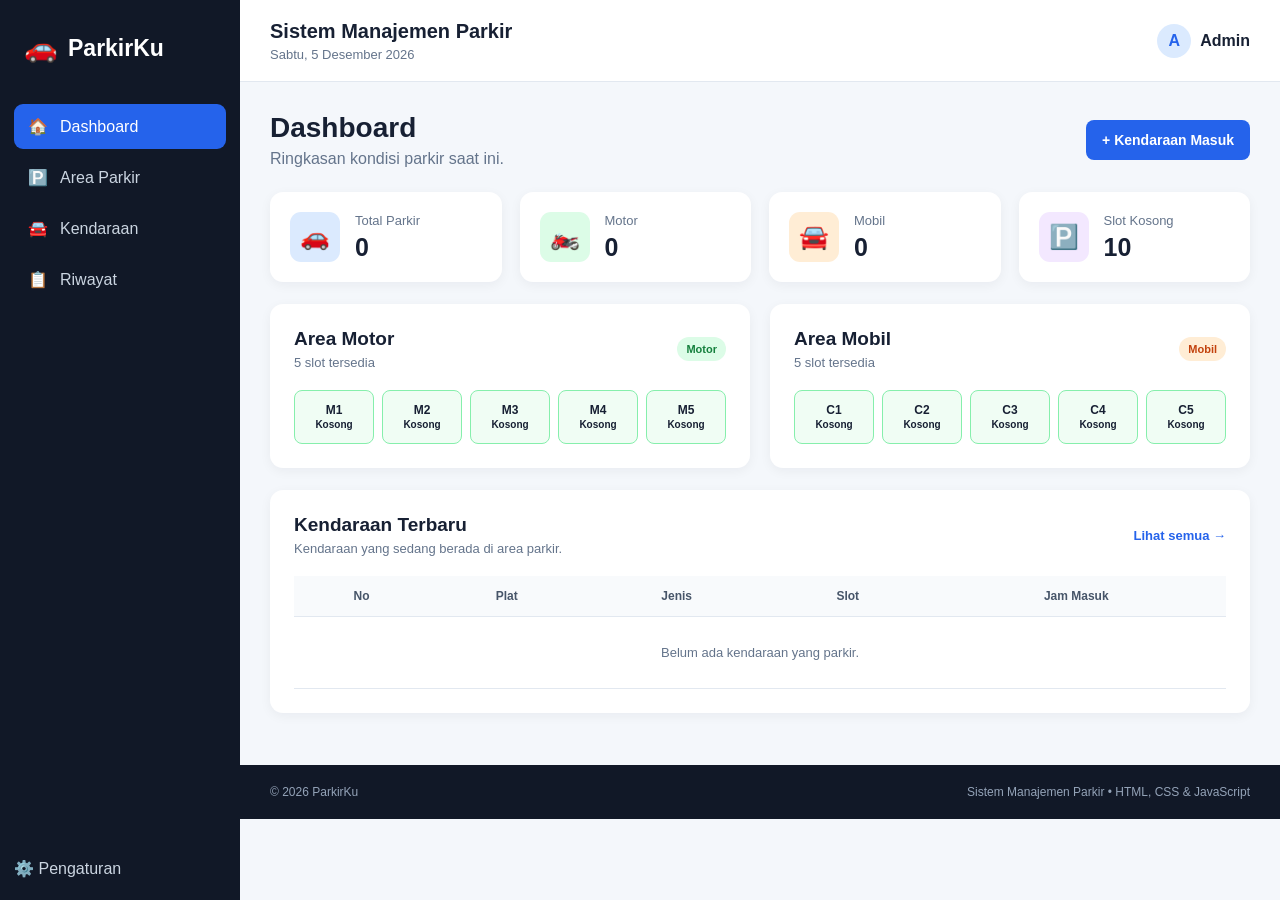
<file: index.html>
<!DOCTYPE html>
<html lang="id">
<head>
    <meta charset="UTF-8">
    <meta name="viewport" content="width=device-width, initial-scale=1.0">
    <title>ParkirKu - Dashboard</title>
    <link rel="stylesheet" href="css/style.css">
</head>
<body>
    <div id="sidebar"></div>

    <div class="page">
        <div id="header"></div>

        <main class="content">
            <section class="page-heading">
                <div>
                    <h1>Dashboard</h1>
                    <p>Ringkasan kondisi parkir saat ini.</p>
                </div>
                <a class="btn primary" href="pages/parkir.html">+ Kendaraan Masuk</a>
            </section>

            <section class="statistics">
                <div class="stat-card">
                    <div class="stat-icon blue">🚗</div>
                    <div><p>Total Parkir</p><h2 id="total">0</h2></div>
                </div>
                <div class="stat-card">
                    <div class="stat-icon green">🏍️</div>
                    <div><p>Motor</p><h2 id="motor">0</h2></div>
                </div>
                <div class="stat-card">
                    <div class="stat-icon orange">🚘</div>
                    <div><p>Mobil</p><h2 id="mobil">0</h2></div>
                </div>
                <div class="stat-card">
                    <div class="stat-icon purple">🅿️</div>
                    <div><p>Slot Kosong</p><h2 id="kosong">10</h2></div>
                </div>
            </section>

            <section class="grid-2">
                <div class="panel">
                    <div class="panel-header">
                        <div><h2>Area Motor</h2><p>5 slot tersedia</p></div>
                        <span class="badge motor">Motor</span>
                    </div>
                    <div class="mini-slots" id="dashboardMotor"></div>
                </div>

                <div class="panel">
                    <div class="panel-header">
                        <div><h2>Area Mobil</h2><p>5 slot tersedia</p></div>
                        <span class="badge mobil">Mobil</span>
                    </div>
                    <div class="mini-slots" id="dashboardMobil"></div>
                </div>
            </section>

            <section class="panel">
                <div class="panel-header">
                    <div><h2>Kendaraan Terbaru</h2><p>Kendaraan yang sedang berada di area parkir.</p></div>
                    <a class="text-link" href="pages/kendaraan.html">Lihat semua →</a>
                </div>
                <div class="table-wrap">
                    <table>
                        <thead><tr><th>No</th><th>Plat</th><th>Jenis</th><th>Slot</th><th>Jam Masuk</th></tr></thead>
                        <tbody id="recentTable"></tbody>
                    </table>
                </div>
            </section>
        </main>

        <div id="footer"></div>
    </div>

    <script src="js/script.js"></script>
</body>
</html>
</file>
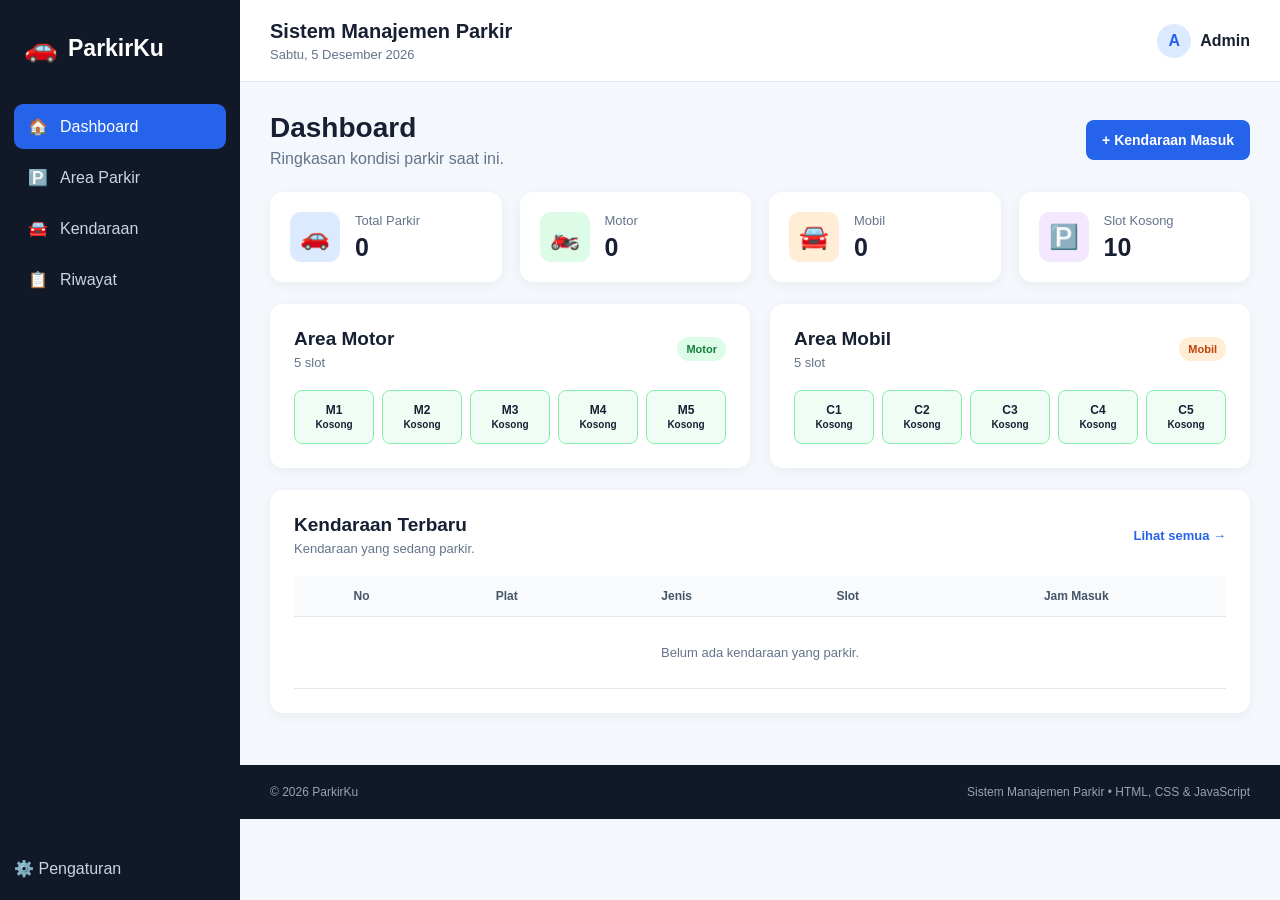
<file: dashboard.html>
<!DOCTYPE html>
<html lang="id">
<head>
    <meta charset="UTF-8">
    <meta name="viewport" content="width=device-width, initial-scale=1.0">
    <title>ParkirKu - Dashboard</title>
    <link rel="stylesheet" href="../css/style.css">
</head>
<body>
    <div id="sidebar"></div>
    <div class="page">
        <div id="header"></div>
        <main class="content">
            <section class="page-heading">
                <div><h1>Dashboard</h1><p>Ringkasan kondisi parkir saat ini.</p></div>
                <a class="btn primary" href="parkir.html">+ Kendaraan Masuk</a>
            </section>
            <section class="statistics">
                <div class="stat-card"><div class="stat-icon blue">🚗</div><div><p>Total Parkir</p><h2 id="total">0</h2></div></div>
                <div class="stat-card"><div class="stat-icon green">🏍️</div><div><p>Motor</p><h2 id="motor">0</h2></div></div>
                <div class="stat-card"><div class="stat-icon orange">🚘</div><div><p>Mobil</p><h2 id="mobil">0</h2></div></div>
                <div class="stat-card"><div class="stat-icon purple">🅿️</div><div><p>Slot Kosong</p><h2 id="kosong">10</h2></div></div>
            </section>
            <section class="grid-2">
                <div class="panel"><div class="panel-header"><div><h2>Area Motor</h2><p>5 slot</p></div><span class="badge motor">Motor</span></div><div class="mini-slots" id="dashboardMotor"></div></div>
                <div class="panel"><div class="panel-header"><div><h2>Area Mobil</h2><p>5 slot</p></div><span class="badge mobil">Mobil</span></div><div class="mini-slots" id="dashboardMobil"></div></div>
            </section>
            <section class="panel">
                <div class="panel-header"><div><h2>Kendaraan Terbaru</h2><p>Kendaraan yang sedang parkir.</p></div><a class="text-link" href="kendaraan.html">Lihat semua →</a></div>
                <div class="table-wrap"><table><thead><tr><th>No</th><th>Plat</th><th>Jenis</th><th>Slot</th><th>Jam Masuk</th></tr></thead><tbody id="recentTable"></tbody></table></div>
            </section>
        </main>
        <div id="footer"></div>
    </div>
    <script src="../js/script.js"></script>
</body>
</html>
</file>
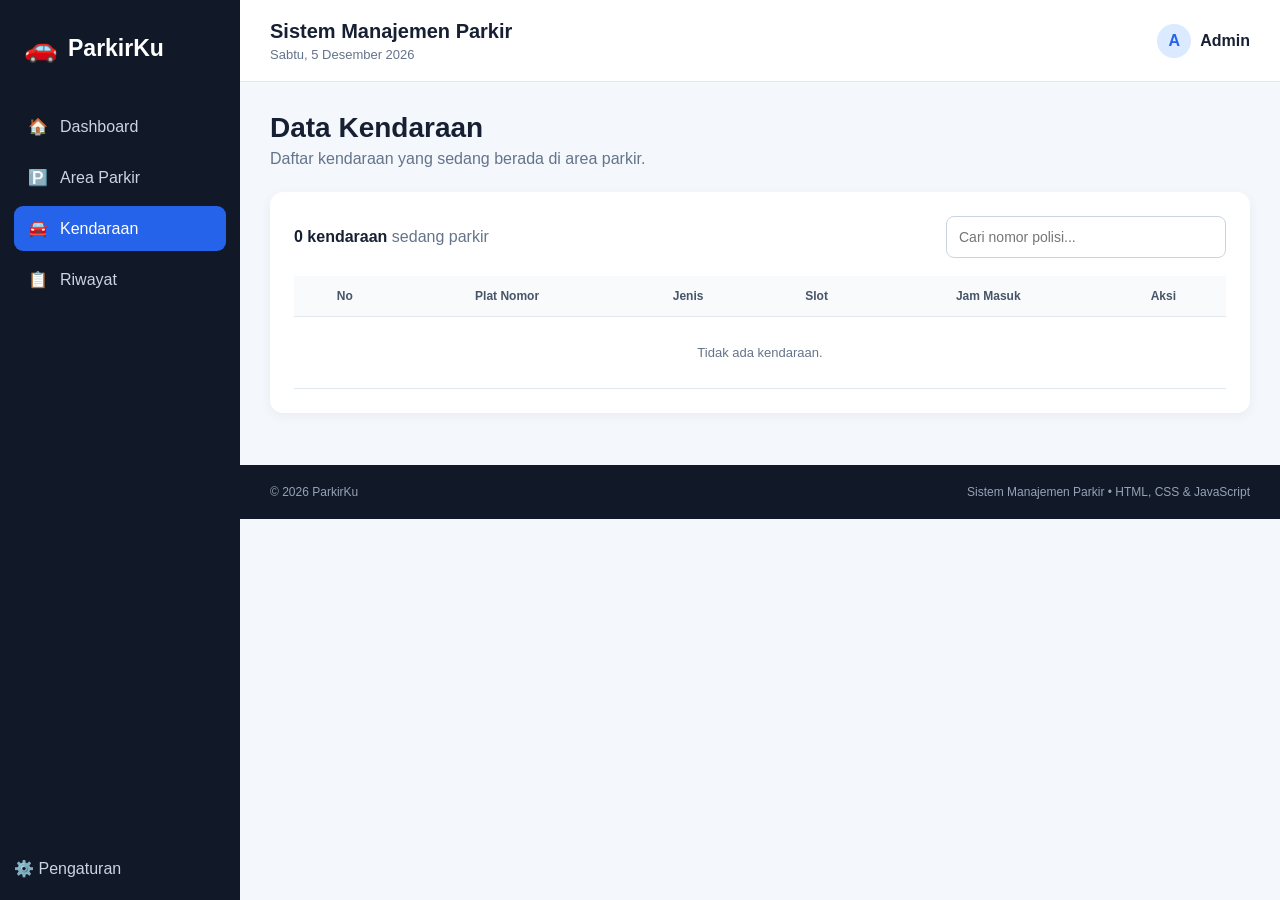
<file: kendaraan.html>
<!DOCTYPE html>
<html lang="id">
<head>
    <meta charset="UTF-8">
    <meta name="viewport" content="width=device-width, initial-scale=1.0">
    <title>ParkirKu - Kendaraan</title>
    <link rel="stylesheet" href="../css/style.css">
</head>
<body>
    <div id="sidebar"></div>
    <div class="page">
        <div id="header"></div>
        <main class="content">
            <section class="page-heading">
                <div><h1>Data Kendaraan</h1><p>Daftar kendaraan yang sedang berada di area parkir.</p></div>
            </section>

            <section class="panel">
                <div class="toolbar">
                    <div><strong id="vehicleCount">0 kendaraan</strong><span class="muted"> sedang parkir</span></div>
                    <input class="search" id="searchVehicle" type="search" placeholder="Cari nomor polisi...">
                </div>
                <div class="table-wrap">
                    <table>
                        <thead><tr><th>No</th><th>Plat Nomor</th><th>Jenis</th><th>Slot</th><th>Jam Masuk</th><th>Aksi</th></tr></thead>
                        <tbody id="vehicleTable"></tbody>
                    </table>
                </div>
            </section>
        </main>
        <div id="footer"></div>
    </div>
    <script src="../js/script.js"></script>
</body>
</html>
</file>
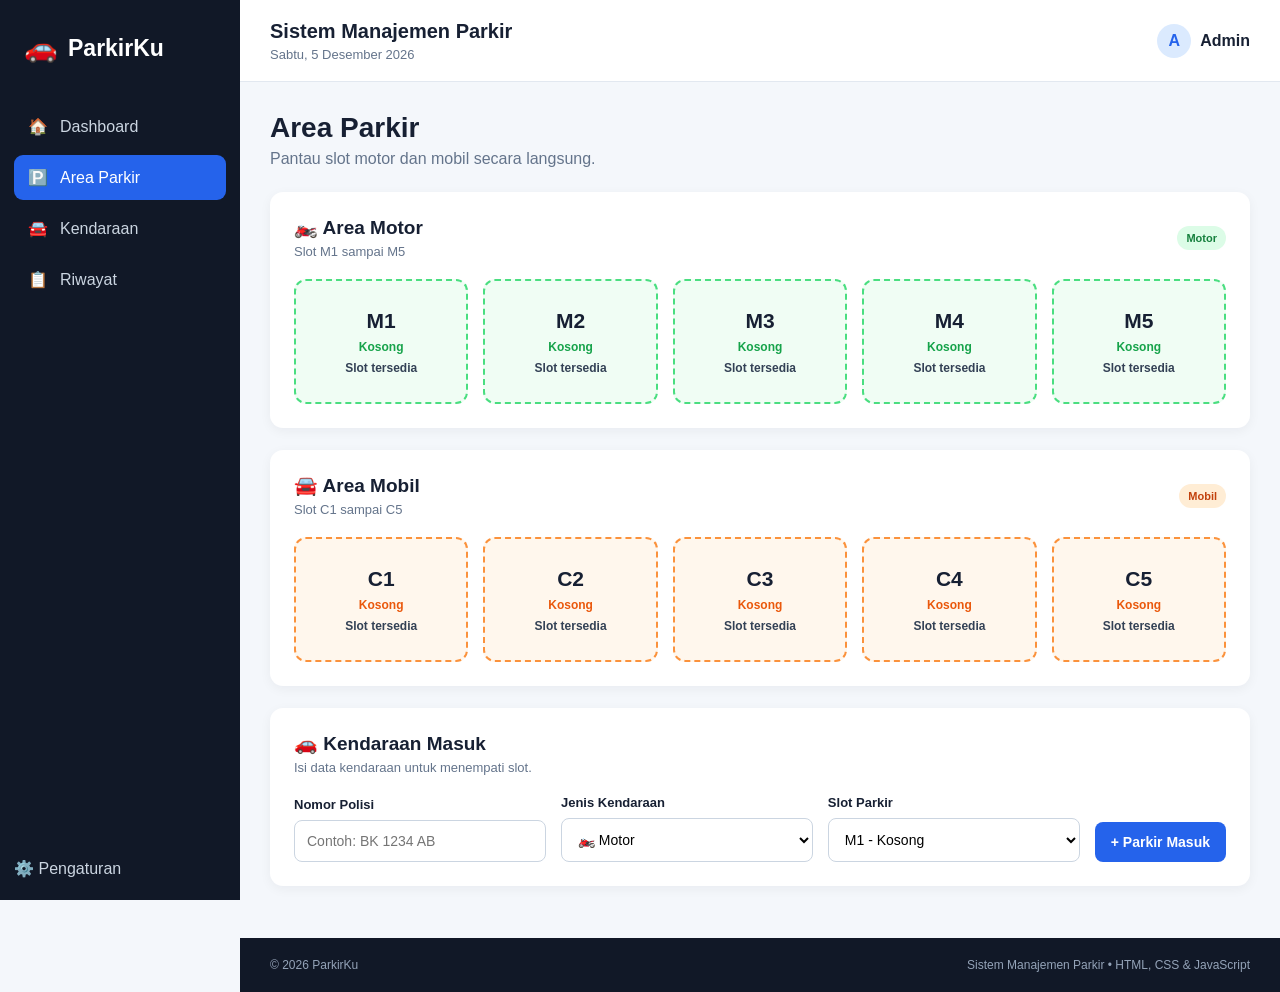
<file: parkir.html>
<!DOCTYPE html>
<html lang="id">
<head>
    <meta charset="UTF-8">
    <meta name="viewport" content="width=device-width, initial-scale=1.0">
    <title>ParkirKu - Area Parkir</title>
    <link rel="stylesheet" href="../css/style.css">
</head>
<body>
    <div id="sidebar"></div>
    <div class="page">
        <div id="header"></div>
        <main class="content">
            <section class="page-heading">
                <div><h1>Area Parkir</h1><p>Pantau slot motor dan mobil secara langsung.</p></div>
            </section>

            <section class="panel">
                <div class="panel-header"><div><h2>🏍️ Area Motor</h2><p>Slot M1 sampai M5</p></div><span class="badge motor">Motor</span></div>
                <div class="parking-grid" id="motorSlots"></div>
            </section>

            <section class="panel">
                <div class="panel-header"><div><h2>🚘 Area Mobil</h2><p>Slot C1 sampai C5</p></div><span class="badge mobil">Mobil</span></div>
                <div class="parking-grid" id="carSlots"></div>
            </section>

            <section class="panel">
                <div class="panel-header"><div><h2>🚗 Kendaraan Masuk</h2><p>Isi data kendaraan untuk menempati slot.</p></div></div>
                <form class="parking-form" id="parkingForm">
                    <div class="form-group">
                        <label for="plat">Nomor Polisi</label>
                        <input id="plat" type="text" placeholder="Contoh: BK 1234 AB" required>
                    </div>
                    <div class="form-group">
                        <label for="jenis">Jenis Kendaraan</label>
                        <select id="jenis">
                            <option value="Motor">🏍️ Motor</option>
                            <option value="Mobil">🚘 Mobil</option>
                        </select>
                    </div>
                    <div class="form-group">
                        <label for="slot">Slot Parkir</label>
                        <select id="slot"></select>
                    </div>
                    <div class="form-group">
                        <label>&nbsp;</label>
                        <button class="btn primary" type="submit">+ Parkir Masuk</button>
                    </div>
                </form>
            </section>
        </main>
        <div id="footer"></div>
    </div>
    <script src="../js/script.js"></script>
</body>
</html>
</file>
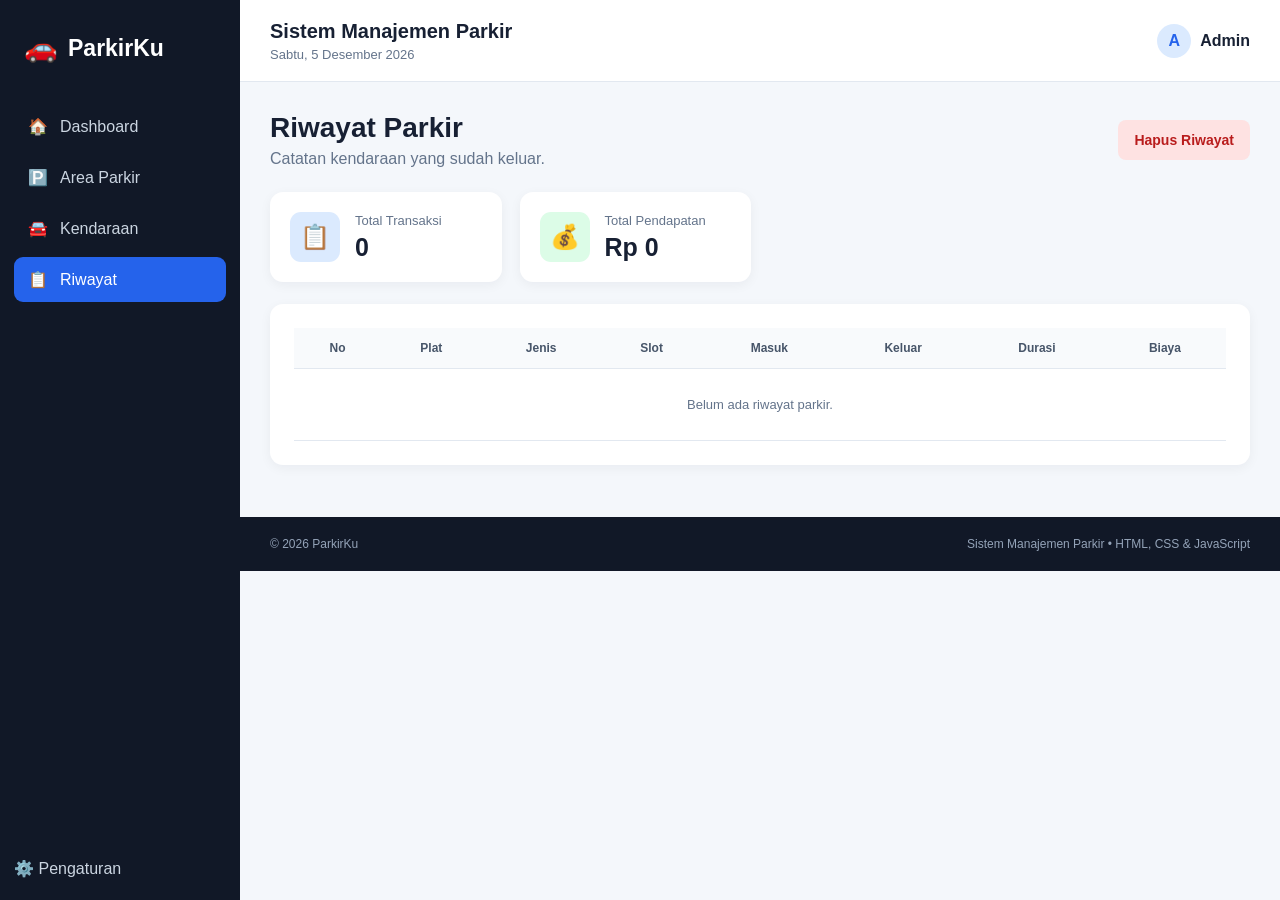
<file: riwayat.html>
<!DOCTYPE html>
<html lang="id">
<head>
    <meta charset="UTF-8">
    <meta name="viewport" content="width=device-width, initial-scale=1.0">
    <title>ParkirKu - Riwayat</title>
    <link rel="stylesheet" href="../css/style.css">
</head>
<body>
    <div id="sidebar"></div>
    <div class="page">
        <div id="header"></div>
        <main class="content">
            <section class="page-heading">
                <div><h1>Riwayat Parkir</h1><p>Catatan kendaraan yang sudah keluar.</p></div>
                <button class="btn danger" id="clearHistory">Hapus Riwayat</button>
            </section>

            <section class="statistics">
                <div class="stat-card"><div class="stat-icon blue">📋</div><div><p>Total Transaksi</p><h2 id="historyTotal">0</h2></div></div>
                <div class="stat-card"><div class="stat-icon green">💰</div><div><p>Total Pendapatan</p><h2 id="historyIncome">Rp 0</h2></div></div>
            </section>

            <section class="panel">
                <div class="table-wrap">
                    <table>
                        <thead><tr><th>No</th><th>Plat</th><th>Jenis</th><th>Slot</th><th>Masuk</th><th>Keluar</th><th>Durasi</th><th>Biaya</th></tr></thead>
                        <tbody id="historyTable"></tbody>
                    </table>
                </div>
            </section>
        </main>
        <div id="footer"></div>
    </div>
    <script src="../js/script.js"></script>
</body>
</html>
</file>
<file: css/style.css>
*{margin:0;padding:0;box-sizing:border-box}
:root{--primary:#2563eb;--primary-dark:#1d4ed8;--bg:#f4f7fb;--card:#fff;--text:#172033;--muted:#64748b;--border:#e2e8f0;--dark:#111827;--danger:#dc2626}
html{scroll-behavior:smooth}
body{font-family:Arial,Helvetica,sans-serif;background:var(--bg);color:var(--text)}
a{text-decoration:none;color:inherit}
.sidebar{position:fixed;z-index:10;left:0;top:0;width:240px;height:100vh;background:var(--dark);color:#cbd5e1;padding:22px 14px;display:flex;flex-direction:column}
.logo{display:flex;align-items:center;gap:10px;color:#fff;font-size:23px;font-weight:800;padding:10px;margin-bottom:30px}
.logo-icon{font-size:27px}.menu{display:flex;flex-direction:column;gap:6px}.menu a{display:flex;align-items:center;gap:12px;padding:13px 14px;border-radius:9px;transition:.2s}.menu a:hover,.menu a.active{background:#1e293b;color:#fff}.menu a.active{background:var(--primary)}
.sidebar-bottom{margin-top:auto}.page{margin-left:240px;min-height:100vh}
.header{height:82px;background:#fff;border-bottom:1px solid var(--border);padding:18px 30px;display:flex;justify-content:space-between;align-items:center}
.header h2{font-size:20px}.header p{color:var(--muted);font-size:13px;margin-top:4px}.admin{display:flex;align-items:center;gap:9px;font-weight:700}.admin-avatar{width:34px;height:34px;border-radius:50%;background:#dbeafe;color:var(--primary);display:grid;place-items:center}
.content{padding:30px;max-width:1400px;margin:auto}.page-heading{display:flex;justify-content:space-between;align-items:center;gap:20px;margin-bottom:24px}.page-heading h1{font-size:28px}.page-heading p{color:var(--muted);margin-top:6px}
.statistics{display:grid;grid-template-columns:repeat(4,1fr);gap:18px;margin-bottom:22px}.stat-card{background:var(--card);padding:20px;border-radius:13px;display:flex;align-items:center;gap:15px;box-shadow:0 3px 12px rgba(15,23,42,.05)}.stat-card p{color:var(--muted);font-size:13px}.stat-card h2{font-size:25px;margin-top:5px}.stat-icon{width:50px;height:50px;border-radius:11px;display:grid;place-items:center;font-size:24px}.blue{background:#dbeafe}.green{background:#dcfce7}.orange{background:#ffedd5}.purple{background:#f3e8ff}
.panel{background:#fff;border-radius:13px;padding:24px;margin-bottom:22px;box-shadow:0 3px 12px rgba(15,23,42,.05)}.panel-header{display:flex;justify-content:space-between;align-items:center;gap:15px;margin-bottom:20px}.panel-header h2{font-size:19px}.panel-header p{color:var(--muted);font-size:13px;margin-top:5px}
.grid-2{display:grid;grid-template-columns:1fr 1fr;gap:20px}.mini-slots{display:grid;grid-template-columns:repeat(5,1fr);gap:8px}.mini-slot{border:1px solid #86efac;background:#f0fdf4;border-radius:8px;padding:12px 5px;text-align:center;font-weight:700;font-size:12px}.mini-slot.occupied{border-color:#fca5a5;background:#fef2f2;color:#b91c1c}
.badge{padding:6px 9px;border-radius:20px;font-size:11px;font-weight:700}.badge.motor{background:#dcfce7;color:#15803d}.badge.mobil{background:#ffedd5;color:#c2410c}
.parking-grid{display:grid;grid-template-columns:repeat(5,1fr);gap:15px}.parking-slot{min-height:125px;border:2px dashed #4ade80;background:#f0fdf4;border-radius:12px;display:flex;flex-direction:column;align-items:center;justify-content:center;gap:7px;text-align:center}.parking-slot.car{border-color:#fb923c;background:#fff7ed}.parking-slot.occupied{border-style:solid;border-color:#ef4444;background:#fef2f2}.parking-slot .slot-name{font-size:21px;font-weight:800}.parking-slot .slot-status{font-size:12px;color:#16a34a;font-weight:700}.parking-slot.car .slot-status{color:#ea580c}.parking-slot.occupied .slot-status{color:#dc2626}.parking-slot .plate{font-size:12px;font-weight:700;color:#334155}
.parking-form{display:grid;grid-template-columns:1fr 1fr 1fr auto;gap:15px;align-items:end}.form-group{display:flex;flex-direction:column}.form-group label{font-size:13px;font-weight:700;margin-bottom:8px}.form-group input,.form-group select,.search{width:100%;padding:12px;border:1px solid #cbd5e1;border-radius:8px;background:#fff;outline:none;font-size:14px}.form-group input:focus,.form-group select:focus,.search:focus{border-color:var(--primary)}
.btn{display:inline-flex;align-items:center;justify-content:center;border:0;border-radius:8px;padding:12px 16px;font-weight:700;cursor:pointer;font-size:14px}.primary{background:var(--primary);color:#fff}.primary:hover{background:var(--primary-dark)}.danger{background:#fee2e2;color:#b91c1c}.danger:hover{background:#fecaca}.small-btn{padding:7px 10px;font-size:12px}
.toolbar{display:flex;justify-content:space-between;align-items:center;gap:15px;margin-bottom:18px}.muted{color:var(--muted)}.search{max-width:280px}
.table-wrap{overflow-x:auto}table{width:100%;border-collapse:collapse;min-width:650px}th,td{padding:13px 12px;border-bottom:1px solid var(--border);text-align:center;font-size:13px}th{background:#f8fafc;color:#475569;font-size:12px}tbody tr:hover{background:#f8fafc}.type-motor{color:#15803d;font-weight:700}.type-mobil{color:#c2410c;font-weight:700}
.text-link{color:var(--primary);font-weight:700;font-size:13px}footer{background:var(--dark);color:#94a3b8;padding:20px 30px;display:flex;justify-content:space-between;font-size:12px}
.empty{text-align:center;padding:28px;color:var(--muted)}
@media(max-width:1000px){.sidebar{width:72px;padding:18px 9px}.logo{justify-content:center}.logo-text,.menu a span,.sidebar-bottom span{display:none}.menu a{justify-content:center}.page{margin-left:72px}.statistics{grid-template-columns:repeat(2,1fr)}.parking-form{grid-template-columns:1fr 1fr}.parking-form .form-group:last-child{grid-column:span 2}.grid-2{grid-template-columns:1fr}}
@media(max-width:600px){.header{height:auto;padding:15px}.header h2{font-size:16px}.admin{font-size:12px}.content{padding:16px}.page-heading{align-items:flex-start;flex-direction:column}.page-heading h1{font-size:23px}.statistics{grid-template-columns:1fr}.parking-form{grid-template-columns:1fr}.parking-form .form-group:last-child{grid-column:auto}.parking-grid{grid-template-columns:repeat(2,1fr)}.mini-slots{grid-template-columns:repeat(5,1fr)}footer{flex-direction:column;gap:8px;text-align:center}.toolbar{align-items:stretch;flex-direction:column}.search{max-width:none}}
</file>
